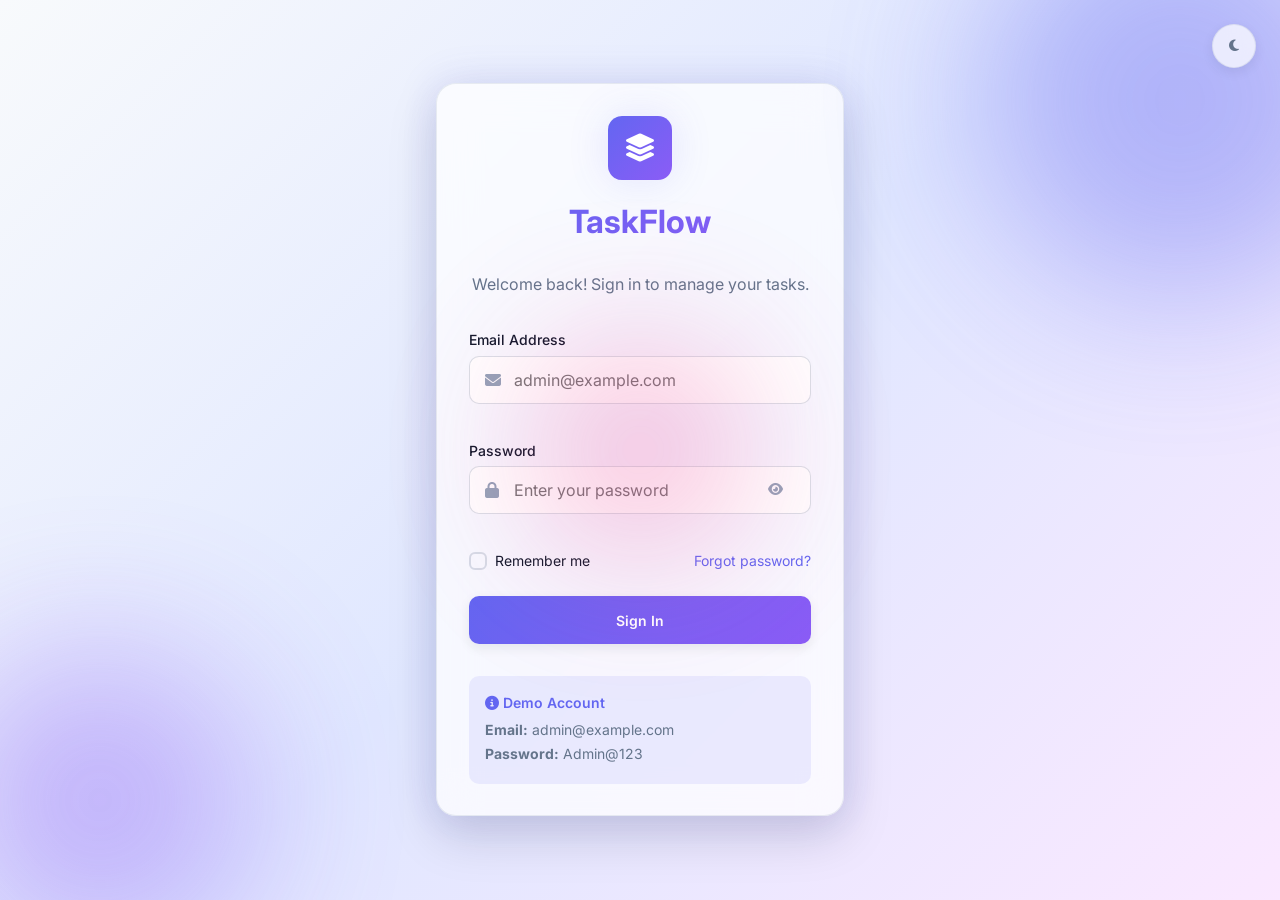
<file: index.html>
<!DOCTYPE html>
<html lang="en" data-theme="light">
<head>
  <meta charset="UTF-8">
  <meta name="viewport" content="width=device-width, initial-scale=1.0">
  <meta name="description" content="TaskFlow - Premium Task Management Dashboard Login">
  <title>Login | TaskFlow Dashboard</title>
  <link rel="preconnect" href="https://fonts.googleapis.com">
  <link rel="preconnect" href="https://fonts.gstatic.com" crossorigin>
  <link href="https://fonts.googleapis.com/css2?family=Inter:wght@300;400;500;600;700&display=swap" rel="stylesheet">
  <link rel="stylesheet" href="https://cdnjs.cloudflare.com/ajax/libs/font-awesome/6.5.1/css/all.min.css">
  <link rel="stylesheet" href="css/style.css">
  <link rel="stylesheet" href="css/dark.css">
  <link rel="stylesheet" href="css/animations.css">
  <link rel="stylesheet" href="css/responsive.css">
</head>
<body class="login-page">
  <!-- Page Loader -->
  <div id="page-loader" class="page-loader" aria-hidden="false" role="status">
    <div class="page-loader__spinner"></div>
    <span class="page-loader__text">Loading TaskFlow...</span>
  </div>

  <!-- Theme Toggle -->
  <button id="theme-toggle" class="theme-toggle login-theme-toggle" aria-label="Toggle dark mode">
    <i class="fa-solid fa-moon" aria-hidden="true"></i>
  </button>

  <main class="login-container" role="main">
    <div class="login-card animate-scale-in">
      <!-- Logo -->
      <div class="login-logo">
        <div class="login-logo__icon">
          <i class="fa-solid fa-layer-group" aria-hidden="true"></i>
        </div>
        <h1 class="login-logo__text">TaskFlow</h1>
      </div>

      <p class="login-welcome">Welcome back! Sign in to manage your tasks.</p>

      <!-- Login Form -->
      <form id="login-form" class="login-form" novalidate aria-label="Login form">
        <div class="form-group">
          <label for="email" class="form-label">Email Address</label>
          <div class="input-wrapper">
            <i class="fa-solid fa-envelope input-icon" aria-hidden="true"></i>
            <input type="email" id="email" name="email" class="form-input"
                   placeholder="admin@example.com" autocomplete="email" required
                   aria-describedby="email-error">
          </div>
          <span class="form-error" id="email-error" role="alert"></span>
        </div>

        <div class="form-group">
          <label for="password" class="form-label">Password</label>
          <div class="input-wrapper">
            <i class="fa-solid fa-lock input-icon" aria-hidden="true"></i>
            <input type="password" id="password" name="password" class="form-input"
                   placeholder="Enter your password" autocomplete="current-password" required
                   aria-describedby="password-error">
            <button type="button" id="toggle-password" class="input-toggle"
                    aria-label="Show password" tabindex="0">
              <i class="fa-solid fa-eye" aria-hidden="true"></i>
            </button>
          </div>
          <span class="form-error" id="password-error" role="alert"></span>
        </div>

        <div class="login-options">
          <label class="checkbox-label">
            <input type="checkbox" id="remember-me" name="rememberMe">
            <span class="checkbox-custom"></span>
            Remember me
          </label>
          <a href="#" class="login-forgot" tabindex="0">Forgot password?</a>
        </div>

        <button type="submit" id="login-btn" class="btn btn--primary btn--full btn--ripple">
          <span class="btn__text">Sign In</span>
          <span class="btn__loader" hidden>
            <span class="btn-spinner"></span>
          </span>
        </button>
      </form>

      <div class="login-demo">
        <p class="login-demo__title"><i class="fa-solid fa-circle-info" aria-hidden="true"></i> Demo Account</p>
        <p class="login-demo__cred"><strong>Email:</strong> admin@example.com</p>
        <p class="login-demo__cred"><strong>Password:</strong> Admin@123</p>
      </div>
    </div>

    <div class="login-decoration" aria-hidden="true">
      <div class="login-decoration__orb login-decoration__orb--1"></div>
      <div class="login-decoration__orb login-decoration__orb--2"></div>
      <div class="login-decoration__orb login-decoration__orb--3"></div>
    </div>
  </main>

  <div id="toast-container" class="toast-container" role="alert" aria-live="polite"></div>

  <script type="module" src="js/login.js"></script>
</body>
</html>
</file>
<file: css/style.css>
/**
 * TaskFlow - Base Styles & Design System
 * CSS Variables, typography, forms, buttons, and shared components
 */

/* ============================================
   CSS Custom Properties (Design Tokens)
   ============================================ */
:root {
  /* Colors - Light Theme */
  --color-primary: #6366f1;
  --color-primary-hover: #4f46e5;
  --color-primary-light: rgba(99, 102, 241, 0.1);
  --color-secondary: #8b5cf6;
  --color-accent: #ec4899;
  --color-success: #22c55e;
  --color-warning: #f59e0b;
  --color-danger: #ef4444;
  --color-info: #3b82f6;

  --color-bg: #f8fafc;
  --color-bg-elevated: #ffffff;
  --color-bg-glass: rgba(255, 255, 255, 0.72);
  --color-surface: #ffffff;
  --color-border: rgba(148, 163, 184, 0.2);
  --color-border-strong: rgba(148, 163, 184, 0.35);

  --color-text: #0f172a;
  --color-text-secondary: #64748b;
  --color-text-muted: #94a3b8;
  --color-text-inverse: #ffffff;

  /* Typography */
  --font-family: 'Inter', -apple-system, BlinkMacSystemFont, 'Segoe UI', sans-serif;
  --font-size-xs: 0.75rem;
  --font-size-sm: 0.875rem;
  --font-size-base: 1rem;
  --font-size-lg: 1.125rem;
  --font-size-xl: 1.25rem;
  --font-size-2xl: 1.5rem;
  --font-size-3xl: 2rem;

  /* Spacing */
  --space-xs: 0.25rem;
  --space-sm: 0.5rem;
  --space-md: 1rem;
  --space-lg: 1.5rem;
  --space-xl: 2rem;
  --space-2xl: 3rem;

  /* Border Radius */
  --radius-sm: 0.375rem;
  --radius-md: 0.625rem;
  --radius-lg: 0.875rem;
  --radius-xl: 1.25rem;
  --radius-full: 9999px;

  /* Shadows */
  --shadow-sm: 0 1px 2px rgba(15, 23, 42, 0.05);
  --shadow-md: 0 4px 12px rgba(15, 23, 42, 0.08);
  --shadow-lg: 0 8px 30px rgba(15, 23, 42, 0.12);
  --shadow-xl: 0 20px 50px rgba(15, 23, 42, 0.15);
  --shadow-glow: 0 0 40px rgba(99, 102, 241, 0.15);

  /* Layout */
  --sidebar-width: 260px;
  --sidebar-collapsed: 72px;
  --topbar-height: 64px;
  --transition: 0.25s cubic-bezier(0.4, 0, 0.2, 1);
}

/* ============================================
   Reset & Base
   ============================================ */
*,
*::before,
*::after {
  box-sizing: border-box;
  margin: 0;
  padding: 0;
}

html {
  font-size: 16px;
  scroll-behavior: smooth;
  -webkit-font-smoothing: antialiased;
  width: 100%;
  max-width: 100%;
  overflow-x: hidden;
}

body {
  font-family: var(--font-family);
  font-size: var(--font-size-base);
  color: var(--color-text);
  background: var(--color-bg);
  line-height: 1.6;
  min-height: 100vh;
  width: 100%;
  max-width: 100%;
  overflow-x: hidden;
}

body.modal-open,
body.sidebar-open {
  overflow: hidden;
}

img {
  max-width: 100%;
  display: block;
}

a {
  color: var(--color-primary);
  text-decoration: none;
  transition: color var(--transition);
}

a:hover {
  color: var(--color-primary-hover);
}

button {
  font-family: inherit;
  cursor: pointer;
  border: none;
  background: none;
}

input,
select,
textarea {
  font-family: inherit;
  font-size: inherit;
  max-width: 100%;
}

/* Custom Scrollbar */
::-webkit-scrollbar {
  width: 8px;
  height: 8px;
}

::-webkit-scrollbar-track {
  background: transparent;
}

::-webkit-scrollbar-thumb {
  background: var(--color-border-strong);
  border-radius: var(--radius-full);
}

::-webkit-scrollbar-thumb:hover {
  background: var(--color-text-muted);
}

/* Focus styles for accessibility */
:focus-visible {
  outline: 2px solid var(--color-primary);
  outline-offset: 2px;
}

/* ============================================
   Typography
   ============================================ */
.section-title {
  font-size: var(--font-size-lg);
  font-weight: 600;
  color: var(--color-text);
  display: flex;
  align-items: center;
  gap: var(--space-sm);
  margin-bottom: var(--space-md);
}

.section-title i {
  color: var(--color-primary);
}

.text-muted {
  color: var(--color-text-muted);
  font-size: var(--font-size-sm);
}

.welcome-text {
  font-size: var(--font-size-xl);
  font-weight: 600;
  margin-bottom: var(--space-lg);
  color: var(--color-text);
}

/* ============================================
   Forms
   ============================================ */
.form-group {
  margin-bottom: var(--space-md);
}

.form-row {
  display: grid;
  grid-template-columns: minmax(0, 1fr);
  gap: var(--space-md);
}

.form-label {
  display: block;
  font-size: var(--font-size-sm);
  font-weight: 500;
  color: var(--color-text);
  margin-bottom: var(--space-xs);
}

.required {
  color: var(--color-danger);
}

.form-input {
  width: 100%;
  min-height: 48px;
  padding: 0.75rem 1rem;
  border: 1px solid var(--color-border-strong);
  border-radius: var(--radius-md);
  background: var(--color-surface);
  color: var(--color-text);
  transition: border-color var(--transition), box-shadow var(--transition);
}

.form-input:focus {
  border-color: var(--color-primary);
  box-shadow: 0 0 0 3px var(--color-primary-light);
  outline: none;
}

.form-input--error {
  border-color: var(--color-danger) !important;
  box-shadow: 0 0 0 3px rgba(239, 68, 68, 0.15) !important;
}

.form-textarea {
  resize: vertical;
  min-height: 80px;
}

.form-select {
  appearance: none;
  background-image: url("data:image/svg+xml,%3Csvg xmlns='http://www.w3.org/2000/svg' width='12' height='12' viewBox='0 0 12 12'%3E%3Cpath fill='%2364748b' d='M6 8L1 3h10z'/%3E%3C/svg%3E");
  background-repeat: no-repeat;
  background-position: right 1rem center;
  padding-right: 2.5rem;
}

.form-color {
  height: 44px;
  padding: 4px;
  cursor: pointer;
}

.form-error {
  display: block;
  font-size: var(--font-size-xs);
  color: var(--color-danger);
  margin-top: var(--space-xs);
  min-height: 1rem;
}

.form-hint {
  display: block;
  font-size: var(--font-size-xs);
  color: var(--color-text-muted);
  margin-top: var(--space-xs);
  text-align: right;
}

.form-group--checkbox {
  margin-top: var(--space-sm);
}

.checkbox-label {
  display: flex;
  align-items: center;
  gap: var(--space-sm);
  font-size: var(--font-size-sm);
  cursor: pointer;
  user-select: none;
}

.checkbox-label input {
  position: absolute;
  opacity: 0;
  width: 0;
  height: 0;
}

.checkbox-custom {
  width: 18px;
  height: 18px;
  border: 2px solid var(--color-border-strong);
  border-radius: var(--radius-sm);
  display: flex;
  align-items: center;
  justify-content: center;
  transition: all var(--transition);
  flex-shrink: 0;
}

.checkbox-label input:checked + .checkbox-custom {
  background: var(--color-primary);
  border-color: var(--color-primary);
}

.checkbox-label input:checked + .checkbox-custom::after {
  content: '✓';
  color: white;
  font-size: 11px;
  font-weight: 700;
}

.input-wrapper {
  position: relative;
}

.input-icon {
  position: absolute;
  left: 1rem;
  top: 50%;
  transform: translateY(-50%);
  color: var(--color-text-muted);
  pointer-events: none;
}

.input-wrapper .form-input {
  padding-left: 2.75rem;
}

.input-toggle {
  position: absolute;
  right: 0.75rem;
  top: 50%;
  transform: translateY(-50%);
  width: 48px;
  height: 48px;
  display: inline-flex;
  align-items: center;
  justify-content: center;
  color: var(--color-text-muted);
  border-radius: var(--radius-sm);
  transition: color var(--transition);
}

.input-toggle:hover {
  color: var(--color-primary);
}

/* ============================================
   Buttons
   ============================================ */
.btn {
  display: inline-flex;
  align-items: center;
  justify-content: center;
  gap: var(--space-sm);
  min-height: 48px;
  padding: 0.75rem 1.5rem;
  font-size: var(--font-size-sm);
  font-weight: 600;
  border-radius: var(--radius-md);
  transition: all var(--transition);
  position: relative;
  overflow: hidden;
}

.btn--primary {
  background: linear-gradient(135deg, var(--color-primary), var(--color-secondary));
  color: var(--color-text-inverse);
  box-shadow: var(--shadow-md);
}

.btn--primary:hover:not(:disabled) {
  transform: translateY(-1px);
  box-shadow: var(--shadow-lg);
}

.btn--primary:disabled {
  opacity: 0.5;
  cursor: not-allowed;
}

.btn--secondary {
  background: var(--color-surface);
  color: var(--color-text);
  border: 1px solid var(--color-border-strong);
}

.btn--secondary:hover {
  background: var(--color-primary-light);
  border-color: var(--color-primary);
}

.btn--danger {
  background: var(--color-danger);
  color: white;
}

.btn--danger:hover {
  background: #dc2626;
}

.btn--sm {
  min-height: 48px;
  padding: 0.55rem 1rem;
  font-size: var(--font-size-xs);
}

.btn--full {
  width: 100%;
}

.btn--loading .btn__text {
  visibility: hidden;
}

.btn--loading .btn__loader {
  position: absolute;
  inset: 0;
  display: flex;
  align-items: center;
  justify-content: center;
}

.btn-spinner {
  width: 20px;
  height: 20px;
  border: 2px solid rgba(255, 255, 255, 0.3);
  border-top-color: white;
  border-radius: 50%;
  animation: spin 0.6s linear infinite;
}

.btn-icon {
  width: 48px;
  height: 48px;
  display: inline-flex;
  align-items: center;
  justify-content: center;
  border-radius: var(--radius-md);
  color: var(--color-text-secondary);
  transition: all var(--transition);
}

.btn-icon:hover {
  background: var(--color-primary-light);
  color: var(--color-primary);
}

.btn-icon--danger:hover {
  background: rgba(239, 68, 68, 0.1);
  color: var(--color-danger);
}

.btn-icon--sm {
  width: 48px;
  height: 48px;
  font-size: var(--font-size-xs);
}

/* ============================================
   Badges
   ============================================ */
.badge {
  display: inline-flex;
  align-items: center;
  gap: 4px;
  padding: 0.2rem 0.6rem;
  font-size: var(--font-size-xs);
  font-weight: 600;
  border-radius: var(--radius-full);
  background: var(--color-primary-light);
  color: var(--color-primary);
}

.badge--sm {
  font-size: 0.65rem;
  padding: 0.15rem 0.45rem;
}

.badge--category {
  background: rgba(99, 102, 241, 0.1);
  color: var(--color-primary);
}

.badge--high {
  background: rgba(239, 68, 68, 0.1);
  color: var(--color-danger);
}

.badge--medium {
  background: rgba(245, 158, 11, 0.1);
  color: var(--color-warning);
}

.badge--low {
  background: rgba(34, 197, 94, 0.1);
  color: var(--color-success);
}

.badge--todo {
  background: rgba(148, 163, 184, 0.15);
  color: var(--color-text-secondary);
}

.badge--in-progress {
  background: rgba(59, 130, 246, 0.1);
  color: var(--color-info);
}

.badge--completed {
  background: rgba(34, 197, 94, 0.1);
  color: var(--color-success);
}

.badge-count {
  position: absolute;
  top: 2px;
  right: 2px;
  min-width: 16px;
  height: 16px;
  padding: 0 4px;
  font-size: 0.65rem;
  font-weight: 700;
  background: var(--color-danger);
  color: white;
  border-radius: var(--radius-full);
  display: flex;
  align-items: center;
  justify-content: center;
}

/* ============================================
   Tags
   ============================================ */
.tag {
  display: inline-block;
  padding: 0.15rem 0.5rem;
  font-size: var(--font-size-xs);
  background: var(--color-bg);
  border: 1px solid var(--color-border);
  border-radius: var(--radius-sm);
  color: var(--color-text-secondary);
}

/* ============================================
   Progress Bar
   ============================================ */
.progress-bar {
  flex: 1;
  height: 6px;
  background: var(--color-border);
  border-radius: var(--radius-full);
  overflow: hidden;
}

.progress-bar__fill {
  height: 100%;
  background: linear-gradient(90deg, var(--color-primary), var(--color-secondary));
  border-radius: var(--radius-full);
  transition: width var(--transition);
}

/* ============================================
   Page Loader
   ============================================ */
.page-loader {
  position: fixed;
  inset: 0;
  z-index: 10000;
  display: flex;
  flex-direction: column;
  align-items: center;
  justify-content: center;
  gap: var(--space-md);
  background: var(--color-bg);
  transition: opacity 0.4s, visibility 0.4s;
}

.page-loader--hidden {
  opacity: 0;
  visibility: hidden;
  pointer-events: none;
}

.page-loader__spinner {
  width: 48px;
  height: 48px;
  border: 3px solid var(--color-border);
  border-top-color: var(--color-primary);
  border-radius: 50%;
  animation: spin 0.8s linear infinite;
}

.page-loader__text {
  font-size: var(--font-size-sm);
  color: var(--color-text-secondary);
}

/* ============================================
   Toast Notifications
   ============================================ */
.toast-container {
  position: fixed;
  top: var(--space-lg);
  right: var(--space-lg);
  z-index: 9999;
  display: flex;
  flex-direction: column;
  gap: var(--space-sm);
  max-width: 380px;
}

.toast {
  display: flex;
  align-items: center;
  gap: var(--space-sm);
  padding: var(--space-md) var(--space-lg);
  background: var(--color-bg-glass);
  backdrop-filter: blur(12px);
  border: 1px solid var(--color-border);
  border-radius: var(--radius-lg);
  box-shadow: var(--shadow-lg);
  font-size: var(--font-size-sm);
}

.toast--success { border-left: 4px solid var(--color-success); }
.toast--success i { color: var(--color-success); }
.toast--error { border-left: 4px solid var(--color-danger); }
.toast--error i { color: var(--color-danger); }
.toast--warning { border-left: 4px solid var(--color-warning); }
.toast--warning i { color: var(--color-warning); }
.toast--info { border-left: 4px solid var(--color-info); }
.toast--info i { color: var(--color-info); }

.toast__message {
  flex: 1;
}

.toast__close {
  color: var(--color-text-muted);
  padding: var(--space-xs);
  border-radius: var(--radius-sm);
}

.toast__close:hover {
  color: var(--color-text);
  background: var(--color-border);
}

/* ============================================
   Modals
   ============================================ */
.modal-overlay {
  position: fixed;
  inset: 0;
  z-index: 9000;
  display: flex;
  align-items: flex-end;
  justify-content: center;
  background: rgba(15, 23, 42, 0.5);
  backdrop-filter: blur(4px);
  opacity: 0;
  visibility: hidden;
  transition: all var(--transition);
  padding: 0;
}

.modal-overlay--active {
  opacity: 1;
  visibility: visible;
}

.modal {
  background: var(--color-surface);
  border-radius: var(--radius-xl) var(--radius-xl) 0 0;
  box-shadow: var(--shadow-xl);
  width: 100%;
  max-width: 560px;
  max-height: min(92dvh, 720px);
  display: flex;
  flex-direction: column;
  overflow: hidden;
  transform: translateY(24px);
  transition: transform var(--transition);
}

.modal-overlay--active .modal {
  transform: translateY(0);
}

.modal--sm {
  max-width: 420px;
  margin: 0 var(--space-sm) var(--space-sm);
  border-radius: var(--radius-xl);
}

.modal__header {
  display: flex;
  align-items: center;
  justify-content: space-between;
  gap: var(--space-md);
  padding: var(--space-md);
  border-bottom: 1px solid var(--color-border);
  flex-shrink: 0;
}

.modal__title {
  font-size: var(--font-size-lg);
  font-weight: 600;
  line-height: 1.25;
}

.modal__close {
  width: 48px;
  height: 48px;
  display: flex;
  align-items: center;
  justify-content: center;
  border-radius: var(--radius-md);
  color: var(--color-text-muted);
  transition: all var(--transition);
}

.modal__close:hover {
  background: var(--color-border);
  color: var(--color-text);
}

.modal__body {
  padding: var(--space-md);
  overflow-y: auto;
  flex: 1;
  -webkit-overflow-scrolling: touch;
}

.modal__message {
  color: var(--color-text-secondary);
  line-height: 1.6;
}

.modal__footer {
  display: flex;
  flex-direction: column-reverse;
  justify-content: flex-end;
  gap: var(--space-sm);
  padding: var(--space-md);
  border-top: 1px solid var(--color-border);
  background: var(--color-surface);
  flex-shrink: 0;
  position: sticky;
  bottom: 0;
}

.modal__body > .modal__footer {
  margin: var(--space-md) calc(var(--space-md) * -1) calc(var(--space-md) * -1);
}

.modal__footer .btn {
  width: 100%;
}

/* ============================================
   Empty State
   ============================================ */
.empty-state {
  text-align: center;
  padding: var(--space-2xl);
  grid-column: 1 / -1;
}

.empty-state__icon {
  font-size: 3rem;
  color: var(--color-text-muted);
  margin-bottom: var(--space-md);
  opacity: 0.5;
}

.empty-state__title {
  font-size: var(--font-size-xl);
  font-weight: 600;
  margin-bottom: var(--space-sm);
}

.empty-state__message {
  color: var(--color-text-secondary);
}

/* ============================================
   Skeleton Loading
   ============================================ */
.skeleton-card {
  background: var(--color-surface);
  border-radius: var(--radius-lg);
  padding: var(--space-lg);
  border: 1px solid var(--color-border);
}

.skeleton {
  background: linear-gradient(90deg, var(--color-border) 25%, transparent 50%, var(--color-border) 75%);
  background-size: 200% 100%;
  animation: shimmer 1.5s infinite;
  border-radius: var(--radius-sm);
  height: 16px;
  margin-bottom: var(--space-sm);
}

.skeleton--title { width: 70%; height: 20px; }
.skeleton--text { width: 100%; }
.skeleton--short { width: 50%; }
.skeleton--badge { width: 80px; height: 24px; border-radius: var(--radius-full); }

/* ============================================
   Login Page
   ============================================ */
.login-page {
  min-height: 100vh;
  display: flex;
  align-items: center;
  justify-content: center;
  background: linear-gradient(135deg, #f8fafc 0%, #e0e7ff 50%, #fae8ff 100%);
  position: relative;
  overflow: hidden;
}

.login-theme-toggle {
  position: fixed;
  top: var(--space-lg);
  right: var(--space-lg);
  z-index: 100;
}

.theme-toggle {
  width: 44px;
  height: 44px;
  display: flex;
  align-items: center;
  justify-content: center;
  border-radius: var(--radius-full);
  background: var(--color-bg-glass);
  backdrop-filter: blur(12px);
  border: 1px solid var(--color-border);
  color: var(--color-text-secondary);
  box-shadow: var(--shadow-md);
  transition: all var(--transition);
}

.theme-toggle:hover {
  color: var(--color-primary);
  transform: scale(1.05);
}

.login-container {
  width: 100%;
  max-width: 440px;
  padding: var(--space-md);
  position: relative;
  z-index: 1;
}

.login-card {
  background: var(--color-bg-glass);
  backdrop-filter: blur(20px);
  border: 1px solid var(--color-border);
  border-radius: var(--radius-xl);
  padding: var(--space-lg);
  box-shadow: var(--shadow-xl), var(--shadow-glow);
}

.login-logo {
  text-align: center;
  margin-bottom: var(--space-lg);
}

.login-logo__icon {
  width: 64px;
  height: 64px;
  margin: 0 auto var(--space-md);
  display: flex;
  align-items: center;
  justify-content: center;
  background: linear-gradient(135deg, var(--color-primary), var(--color-secondary));
  border-radius: var(--radius-lg);
  color: white;
  font-size: 1.75rem;
  box-shadow: var(--shadow-glow);
}

.login-logo__text {
  font-size: var(--font-size-3xl);
  font-weight: 700;
  background: linear-gradient(135deg, var(--color-primary), var(--color-secondary));
  -webkit-background-clip: text;
  -webkit-text-fill-color: transparent;
  background-clip: text;
}

.login-welcome {
  text-align: center;
  color: var(--color-text-secondary);
  margin-bottom: var(--space-xl);
}

.login-options {
  display: flex;
  align-items: center;
  justify-content: space-between;
  flex-wrap: wrap;
  gap: var(--space-sm);
  margin-bottom: var(--space-lg);
}

.login-forgot {
  font-size: var(--font-size-sm);
  color: var(--color-primary);
}

.login-demo {
  margin-top: var(--space-xl);
  padding: var(--space-md);
  background: var(--color-primary-light);
  border-radius: var(--radius-md);
  font-size: var(--font-size-sm);
}

.login-demo__title {
  font-weight: 600;
  margin-bottom: var(--space-xs);
  color: var(--color-primary);
}

.login-demo__cred {
  color: var(--color-text-secondary);
  margin-bottom: 2px;
}

.login-decoration {
  position: fixed;
  inset: 0;
  pointer-events: none;
  overflow: hidden;
}

.login-decoration__orb {
  position: absolute;
  border-radius: 50%;
  filter: blur(80px);
  opacity: 0.4;
}

.login-decoration__orb--1 {
  width: 400px;
  height: 400px;
  background: var(--color-primary);
  top: -100px;
  right: -100px;
}

.login-decoration__orb--2 {
  width: 300px;
  height: 300px;
  background: var(--color-secondary);
  bottom: -50px;
  left: -50px;
}

.login-decoration__orb--3 {
  width: 200px;
  height: 200px;
  background: var(--color-accent);
  top: 50%;
  left: 50%;
  transform: translate(-50%, -50%);
}

/* ============================================
   kbd styling
   ============================================ */
kbd {
  display: inline-block;
  padding: 0.15rem 0.4rem;
  font-size: var(--font-size-xs);
  font-family: monospace;
  background: var(--color-bg);
  border: 1px solid var(--color-border-strong);
  border-radius: var(--radius-sm);
  box-shadow: 0 1px 0 var(--color-border-strong);
}

@keyframes spin {
  to { transform: rotate(360deg); }
}

@keyframes shimmer {
  0% { background-position: 200% 0; }
  100% { background-position: -200% 0; }
}

.theme-transition,
.theme-transition *,
.theme-transition *::before,
.theme-transition *::after {
  transition: background-color 0.3s, color 0.3s, border-color 0.3s, box-shadow 0.3s !important;
}
</file>
<file: css/dark.css>
/**
 * TaskFlow - Dark Theme Overrides
 */

[data-theme="dark"] {
  --color-primary: #818cf8;
  --color-primary-hover: #6366f1;
  --color-primary-light: rgba(129, 140, 248, 0.15);
  --color-secondary: #a78bfa;
  --color-accent: #f472b6;

  --color-bg: #0f172a;
  --color-bg-elevated: #1e293b;
  --color-bg-glass: rgba(30, 41, 59, 0.85);
  --color-surface: #1e293b;
  --color-border: rgba(148, 163, 184, 0.12);
  --color-border-strong: rgba(148, 163, 184, 0.25);

  --color-text: #f1f5f9;
  --color-text-secondary: #94a3b8;
  --color-text-muted: #64748b;

  --shadow-sm: 0 1px 2px rgba(0, 0, 0, 0.3);
  --shadow-md: 0 4px 12px rgba(0, 0, 0, 0.4);
  --shadow-lg: 0 8px 30px rgba(0, 0, 0, 0.5);
  --shadow-xl: 0 20px 50px rgba(0, 0, 0, 0.6);
  --shadow-glow: 0 0 40px rgba(129, 140, 248, 0.2);
}

[data-theme="dark"] .login-page {
  background: linear-gradient(135deg, #0f172a 0%, #1e1b4b 50%, #312e81 100%);
}

[data-theme="dark"] .modal-overlay {
  background: rgba(0, 0, 0, 0.7);
}

[data-theme="dark"] .page-loader {
  background: var(--color-bg);
}

[data-theme="dark"] .kanban-column {
  background: rgba(15, 23, 42, 0.5);
}

[data-theme="dark"] .skeleton {
  background: linear-gradient(90deg, var(--color-border) 25%, rgba(30, 41, 59, 0.5) 50%, var(--color-border) 75%);
  background-size: 200% 100%;
}

[data-theme="dark"] .form-select {
  background-image: url("data:image/svg+xml,%3Csvg xmlns='http://www.w3.org/2000/svg' width='12' height='12' viewBox='0 0 12 12'%3E%3Cpath fill='%2394a3b8' d='M6 8L1 3h10z'/%3E%3C/svg%3E");
}

[data-theme="dark"] .theme-toggle i::before {
  content: "\f185"; /* fa-sun */
}

[data-theme="dark"] .topbar__btn .fa-moon::before {
  content: "\f185";
}

[data-theme="dark"] .login-theme-toggle .fa-moon::before {
  content: "\f185";
}

[data-theme="light"] .theme-toggle .fa-moon::before,
[data-theme="light"] .topbar__btn .fa-moon::before {
  content: "\f186";
}
</file>
<file: css/animations.css>
/**
 * TaskFlow - Animations & Transitions
 */

/* Fade */
.animate-fade-in {
  animation: fadeIn 0.4s ease forwards;
}

.animate-fade-out {
  animation: fadeOut 0.3s ease forwards;
}

/* Slide */
.animate-slide-in-right {
  animation: slideInRight 0.35s cubic-bezier(0.4, 0, 0.2, 1) forwards;
}

.animate-slide-in-up {
  animation: slideInUp 0.4s cubic-bezier(0.4, 0, 0.2, 1) forwards;
}

/* Scale */
.animate-scale-in {
  animation: scaleIn 0.5s cubic-bezier(0.4, 0, 0.2, 1) forwards;
}

/* Ripple effect on buttons */
.btn--ripple {
  position: relative;
  overflow: hidden;
}

.btn--ripple::after {
  content: '';
  position: absolute;
  width: 100%;
  height: 100%;
  top: 0;
  left: 0;
  pointer-events: none;
  background-image: radial-gradient(circle, rgba(255, 255, 255, 0.3) 10%, transparent 10.01%);
  background-repeat: no-repeat;
  background-position: 50%;
  transform: scale(10);
  opacity: 0;
  transition: transform 0.5s, opacity 0.8s;
}

.btn--ripple:active::after {
  transform: scale(0);
  opacity: 0.4;
  transition: 0s;
}

/* Hover lift for cards */
.task-card,
.stat-card,
.dashboard-card,
.chart-card {
  will-change: transform;
}

/* Sidebar animation */
.sidebar {
  animation: slideInLeft 0.4s ease;
}

/* Modal entrance */
.modal-overlay--active .modal {
  animation: modalIn 0.3s cubic-bezier(0.4, 0, 0.2, 1) forwards;
}

/* Toast slide */
.toast {
  animation: toastIn 0.35s cubic-bezier(0.4, 0, 0.2, 1) forwards;
}

/* Staggered card animation */
.task-grid .task-card:nth-child(1) { animation-delay: 0.05s; }
.task-grid .task-card:nth-child(2) { animation-delay: 0.1s; }
.task-grid .task-card:nth-child(3) { animation-delay: 0.15s; }
.task-grid .task-card:nth-child(4) { animation-delay: 0.2s; }
.task-grid .task-card:nth-child(5) { animation-delay: 0.25s; }
.task-grid .task-card:nth-child(6) { animation-delay: 0.3s; }

/* FAB pulse */
.fab {
  animation: fabPulse 3s ease-in-out infinite;
}

/* Keyframes */
@keyframes fadeIn {
  from { opacity: 0; }
  to { opacity: 1; }
}

@keyframes fadeOut {
  from { opacity: 1; transform: translateX(0); }
  to { opacity: 0; transform: translateX(20px); }
}

@keyframes slideInRight {
  from { opacity: 0; transform: translateX(100%); }
  to { opacity: 1; transform: translateX(0); }
}

@keyframes slideInUp {
  from { opacity: 0; transform: translateY(20px); }
  to { opacity: 1; transform: translateY(0); }
}

@keyframes slideInLeft {
  from { opacity: 0; transform: translateX(-20px); }
  to { opacity: 1; transform: translateX(0); }
}

@keyframes scaleIn {
  from { opacity: 0; transform: scale(0.9); }
  to { opacity: 1; transform: scale(1); }
}

@keyframes modalIn {
  from { opacity: 0; transform: scale(0.95) translateY(10px); }
  to { opacity: 1; transform: scale(1) translateY(0); }
}

@keyframes toastIn {
  from { opacity: 0; transform: translateX(100%) scale(0.9); }
  to { opacity: 1; transform: translateX(0) scale(1); }
}

@keyframes fabPulse {
  0%, 100% { box-shadow: var(--shadow-lg), 0 0 0 0 rgba(99, 102, 241, 0.4); }
  50% { box-shadow: var(--shadow-lg), 0 0 0 12px rgba(99, 102, 241, 0); }
}

/* Reduced motion */
@media (prefers-reduced-motion: reduce) {
  *,
  *::before,
  *::after {
    animation-duration: 0.01ms !important;
    animation-iteration-count: 1 !important;
    transition-duration: 0.01ms !important;
  }
}
</file>
<file: css/responsive.css>
/**
==================================================
 TaskFlow - Responsive Styles
 Mobile First Architecture
 Author: Mostafa Said
==================================================
*/

/* ==========================================
   Overlay
========================================== */

.sidebar-overlay{
    position: fixed;
    inset: 0;
    background: rgba(15,23,42,.5);
    opacity: 0;
    visibility: hidden;
    transition: .3s;
    z-index:150;
}

.sidebar-overlay--active{
    opacity:1;
    visibility:visible;
}

/* ==========================================
   Small Mobile
   320px - 359px
========================================== */

@media (max-width:359px){

    html{
        font-size:14px;
    }

    .topbar{
        padding:.7rem;
        gap:.5rem;
    }

    .main__body{
        padding:.8rem;
    }

    .profile-btn{
        min-width:42px;
        height:42px;
    }

    .btn,
    .btn-icon,
    .filter-chip{
        min-height:42px;
    }

    .stat-card,
    .dashboard-card,
    .task-card,
    .chart-card{
        padding:1rem;
    }

    .modal{
        max-height:95dvh;
    }

    .fab{
        width:52px;
        height:52px;
    }

}

/* ==========================================
   Mobile
   360px+
========================================== */

@media (min-width:360px){

    .login-card{
        padding:var(--space-lg);
    }

    .quick-add{
        flex-direction:column;
    }

    .task-grid{
        grid-template-columns:1fr;
    }

    .dashboard-grid{
        grid-template-columns:1fr;
    }

    .charts-grid{
        grid-template-columns:1fr;
    }

    .kanban-board{
        grid-template-columns:1fr;
    }

}

/* ==========================================
   Large Mobile
   480px+
========================================== */

@media (min-width:480px){

    .login-card{
        padding:var(--space-xl);
    }

    .quick-add{
        flex-direction:row;
        align-items:center;
    }

    .quick-add__input{
        flex:1;
    }

    .stat-cards{
        grid-template-columns:
        repeat(2,minmax(0,1fr));
    }

    .dashboard-grid{
        grid-template-columns:1fr;
    }

    .task-grid{
        grid-template-columns:
        repeat(auto-fit,minmax(260px,1fr));
    }

    .modal__footer{
        flex-direction:row;
        justify-content:flex-end;
    }

    .modal__footer .btn{
        width:auto;
    }

}

/* ==========================================
   Landscape Phones
========================================== */

@media (max-height:500px) and (orientation:landscape){

    .sidebar{
        overflow-y:auto;
    }

    .modal{
        max-height:96vh;
    }

    .login-page{
        padding:2rem 0;
    }

    .login-container{
        margin:auto;
    }

}
/* ==========================================
   Tablet
   768px+
========================================== */

@media (min-width:768px){

    /* ======================
       Sidebar
    ====================== */

    .sidebar{
        width:var(--sidebar-width);
        height:100dvh;
        transform:translateX(0);
        z-index:100;
        box-shadow:none;
    }

    .sidebar-overlay{
        display:none;
    }

    .sidebar--collapsed{
        width:var(--sidebar-collapsed);
    }

    .sidebar--collapsed .sidebar__logo-text,
    .sidebar--collapsed .nav-item span{
        width:0;
        opacity:0;
        overflow:hidden;
    }

    .sidebar--collapsed .sidebar__toggle i{
        transform:rotate(180deg);
    }

    /* ======================
       Main
    ====================== */

    .main{
        margin-left:var(--sidebar-width);
    }

    .main--expanded{
        margin-left:var(--sidebar-collapsed);
    }

    .main__body{
        padding:var(--space-xl);
    }

    /* ======================
       Topbar
    ====================== */

    .topbar{
        display:flex;
        align-items:center;
        flex-wrap:nowrap;
        gap:var(--space-md);
        height:var(--topbar-height);
        padding:0 var(--space-xl);
    }

    .mobile-menu-toggle{
        display:none;
    }

    .breadcrumb{
        display:flex;
    }

    .topbar__left{
        flex-shrink:0;
    }

    .topbar__center{
        flex:1;
        max-width:480px;
    }

    .topbar__right{
        gap:var(--space-sm);
    }

    .profile-btn{
        width:auto;
        padding:.35rem .75rem .35rem .35rem;
    }

    .profile-btn__name{
        display:inline;
    }

    .profile-btn .fa-chevron-down{
        display:inline-block;
    }

    /* ======================
       Dropdown
    ====================== */

    .dropdown{
        position:absolute;
        top:calc(100% + 8px);
        right:0;
        left:auto;
        width:min(320px,90vw);
        max-height:min(70vh,520px);
    }

    /* ======================
       Dashboard
    ====================== */

    .stat-cards{
        grid-template-columns:
        repeat(2,minmax(0,1fr));
    }

    .dashboard-grid{
        grid-template-columns:
        repeat(2,minmax(0,1fr));
        gap:var(--space-lg);
    }

    .charts-grid{
        grid-template-columns:
        repeat(2,minmax(0,1fr));
        gap:var(--space-lg);
    }

    /* ======================
       Tasks
    ====================== */

    .tasks-toolbar{
        flex-direction:row;
        align-items:center;
    }

    .filter-chips{
        overflow:visible;
        flex-wrap:wrap;
        padding-bottom:0;
    }

    .tasks-toolbar__actions{
        flex-wrap:nowrap;
    }

    .tasks-toolbar__actions>*{
        flex:0 0 auto;
    }

    .task-grid{
        grid-template-columns:
        repeat(auto-fit,minmax(280px,1fr));
        gap:var(--space-lg);
    }

    .task-card{
        padding:var(--space-lg);
    }

    /* ======================
       Kanban
    ====================== */

    .kanban-tabs{
        display:none!important;
    }

    .kanban-board{
        grid-template-columns:
        repeat(3,minmax(0,1fr));
        gap:var(--space-lg);
    }

    .kanban-board .kanban-column[hidden]{
        display:block;
    }

}
/* ==========================================
   Desktop
   992px+
========================================== */

@media (min-width:992px){

    /* ======================
       Topbar
    ====================== */

    .topbar__date{
        display:inline;
    }

    .profile-btn__name{
        display:inline;
    }

    /* ======================
       Dashboard
    ====================== */

    .stat-cards{
        grid-template-columns:
        repeat(auto-fit,minmax(180px,1fr));
    }

    .dashboard-grid{
        grid-template-columns:
        repeat(auto-fit,minmax(320px,1fr));
        gap:var(--space-xl);
    }

    .charts-grid{
        grid-template-columns:
        repeat(auto-fit,minmax(340px,1fr));
        gap:var(--space-xl);
    }

    /* ======================
       Tasks
    ====================== */

    .task-grid{
        grid-template-columns:
        repeat(auto-fit,minmax(300px,1fr));
    }

    /* ======================
       Settings
    ====================== */

    .settings-panel{
        max-width:650px;
    }

    .settings-form,
    .settings-actions,
    .settings-shortcuts{
        padding:var(--space-xl);
    }

    .settings-avatar{
        flex-direction:row;
        align-items:center;
    }

    .settings-actions__buttons{
        flex-direction:row;
        flex-wrap:wrap;
    }

    .settings-actions__buttons .btn{
        width:auto;
    }

    .shortcuts-list{
        grid-template-columns:
        repeat(auto-fit,minmax(180px,1fr));
    }

    /* ======================
       Modal
    ====================== */

    .modal-overlay{
        align-items:center;
        padding:var(--space-lg);
    }

    .modal{
        border-radius:var(--radius-xl);
        max-height:90vh;
        transform:scale(.95) translateY(10px);
    }

    .modal-overlay--active .modal{
        transform:scale(1) translateY(0);
    }

    .modal__header,
    .modal__body,
    .modal__footer{
        padding:var(--space-lg);
    }

    .modal__body>.modal__footer{
        margin:
        var(--space-lg)
        calc(var(--space-lg) * -1)
        calc(var(--space-lg) * -1);
    }

    .modal__title{
        font-size:var(--font-size-xl);
    }

    /* ======================
       Floating Buttons
    ====================== */

    .fab{
        bottom:var(--space-xl);
        right:var(--space-xl);
    }

    .back-to-top{
        bottom:var(--space-xl);
        right:calc(var(--space-xl) + 70px);
    }

}

/* ==========================================
   Large Desktop
   1200px+
========================================== */

@media (min-width:1200px){

    .main__body{
        width:min(100%,1400px);
        margin:auto;
    }

    .dashboard-grid{
        gap:2rem;
    }

    .charts-grid{
        gap:2rem;
    }

    .task-grid{
        grid-template-columns:
        repeat(auto-fit,minmax(320px,1fr));
    }

}
/* ==========================================
   Extra Large Desktop
   1440px+
========================================== */

@media (min-width:1440px){

    .main__body{
        max-width:1600px;
        margin-inline:auto;
    }

    .task-grid{
        grid-template-columns:
        repeat(auto-fit,minmax(340px,1fr));
    }

    .dashboard-grid{
        grid-template-columns:
        repeat(auto-fit,minmax(360px,1fr));
    }

    .charts-grid{
        grid-template-columns:
        repeat(auto-fit,minmax(380px,1fr));
    }

    .settings-panel{
        max-width:720px;
    }

}

/* ==========================================
   2K / Ultra Wide
   1920px+
========================================== */

@media (min-width:1920px){

    .main__body{
        max-width:1800px;
    }

    .dashboard-grid{
        grid-template-columns:
        repeat(auto-fit,minmax(380px,1fr));
    }

    .task-grid{
        grid-template-columns:
        repeat(auto-fit,minmax(360px,1fr));
    }

    .charts-grid{
        grid-template-columns:
        repeat(auto-fit,minmax(420px,1fr));
    }

}

/* ==========================================
   Large Height Screens
========================================== */

@media (min-height:900px){

    .kanban-column{
        min-height:700px;
    }

    .chart-card__canvas{
        height:320px;
    }

}

/* ==========================================
   Landscape Mobile
========================================== */

@media (orientation:landscape) and (max-height:600px){

    .topbar{
        min-height:56px;
    }

    .sidebar{
        overflow-y:auto;
    }

    .modal{
        max-height:94vh;
    }

    .login-container{
        padding:1rem;
    }

}

/* ==========================================
   Hover Devices Only
========================================== */

@media (hover:hover){

    .task-card:hover{
        transform:translateY(-4px);
    }

    .dashboard-card:hover{
        transform:translateY(-3px);
    }

    .chart-card:hover{
        transform:translateY(-3px);
    }

    .stat-card:hover{
        transform:translateY(-3px);
    }

    .fab:hover{
        transform:scale(1.08) rotate(90deg);
    }

}

/* ==========================================
   Reduced Motion
========================================== */

@media (prefers-reduced-motion:reduce){

    *,
    *::before,
    *::after{
        animation:none !important;
        transition:none !important;
        scroll-behavior:auto !important;
    }

}

/* ==========================================
   Print
========================================== */

@media print{

    .sidebar,
    .topbar,
    .fab,
    .back-to-top,
    .toast-container,
    .page-loader,
    .sidebar-overlay{
        display:none !important;
    }

    .main{
        margin-left:0 !important;
    }

    .main__body{
        max-width:100%;
        padding:0;
    }

    .section{
        display:block !important;
    }

    .task-card,
    .dashboard-card,
    .chart-card,
    .stat-card{
        break-inside:avoid;
        page-break-inside:avoid;
        box-shadow:none;
        border:1px solid #ddd;
    }

}
</file>
